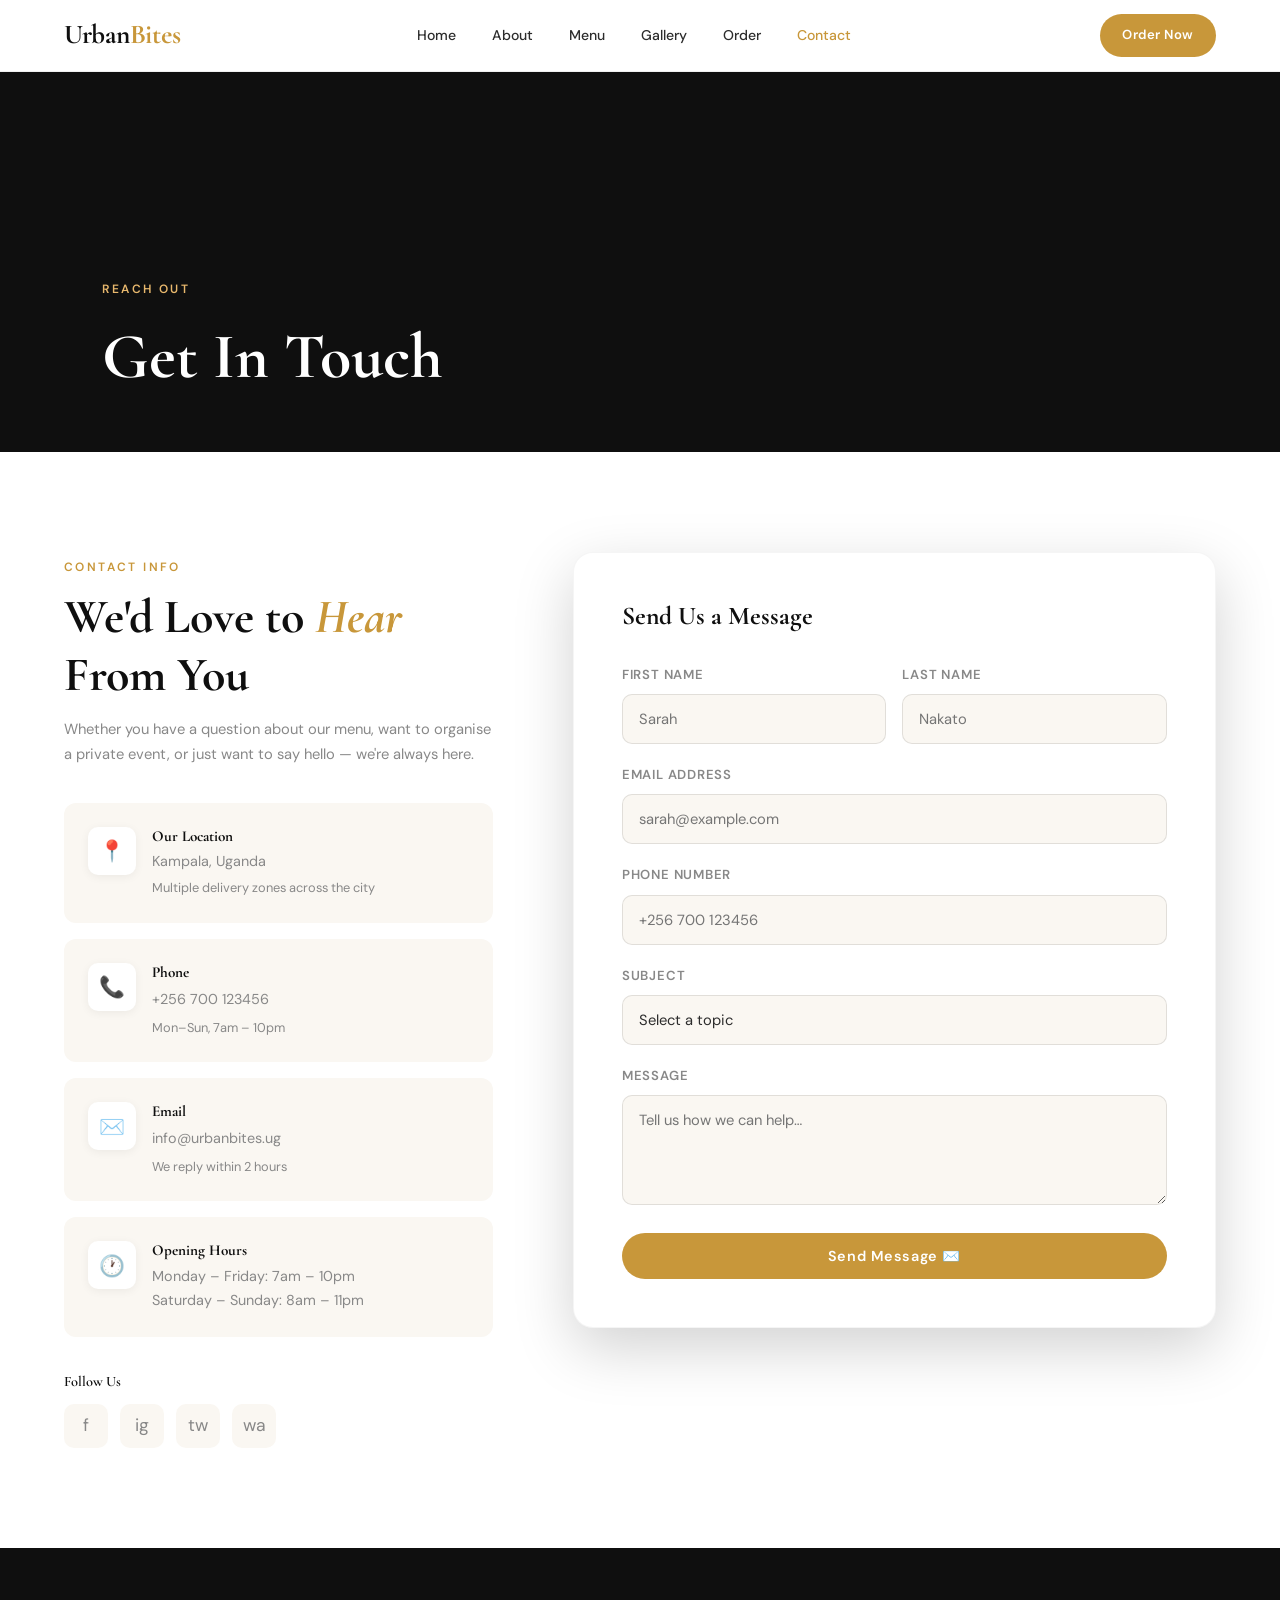
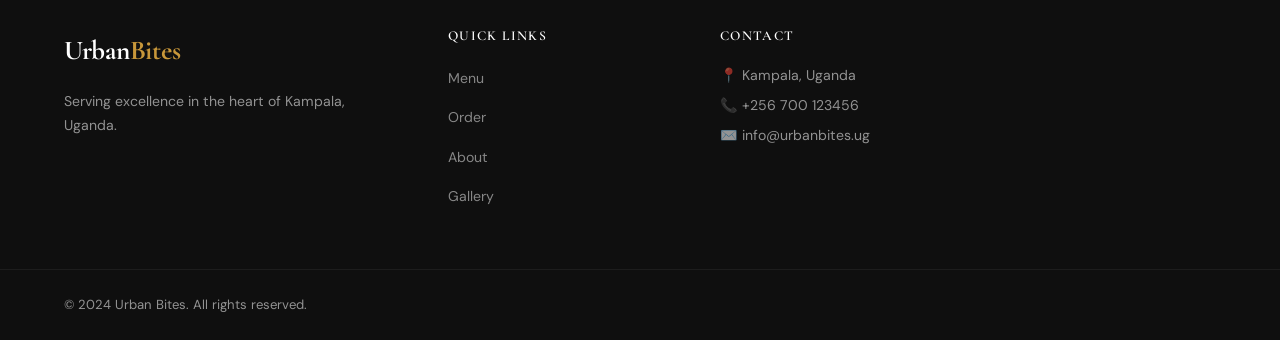
<file: contact.html>
<!DOCTYPE html>
<html lang="en">
<head>
  <meta charset="UTF-8">
  <meta name="viewport" content="width=device-width, initial-scale=1.0">
  <title>Contact Us | Urban Bites</title>
  <link rel="stylesheet" href="style.css">
</head>
<body>

<header class="site-header" id="siteHeader">
  <div class="header-inner">
    <a href="index.html" class="logo">Urban<span>Bites</span></a>
    <nav class="main-nav">
      <a href="index.html">Home</a>
      <a href="about.html">About</a>
      <a href="services.html">Menu</a>
      <a href="gallery.html">Gallery</a>
      <a href="order.html">Order</a>
      <a href="contact.html" class="active">Contact</a>
    </nav>
    <a href="order.html" class="btn btn-gold btn-sm nav-cta">Order Now</a>
    <button class="hamburger" id="hamburger"><span></span><span></span><span></span></button>
  </div>
</header>
<div class="mobile-menu" id="mobileMenu" style="display:none;">
  <a href="index.html">Home</a><a href="about.html">About</a><a href="services.html">Menu</a>
  <a href="gallery.html">Gallery</a><a href="order.html">Order</a><a href="contact.html">Contact</a>
  <a href="order.html" class="btn btn-gold">Order Now</a>
</div>

<div class="page-body">

  <div class="page-hero">
    <div class="page-hero-bg" style="background-image: url('https://images.unsplash.com/photo-1555396273-367ea4eb4db5?w=1400&q=80');"></div>
    <div class="page-hero-content">
      <span class="section-label">Reach Out</span>
      <h1>Get In Touch</h1>
    </div>
  </div>

  <section class="contact-section">
    <div class="container">
      <div class="contact-inner">
        <div>
          <span class="section-label">Contact Info</span>
          <h2 class="section-title" style="margin-bottom:12px;">We'd Love to <em>Hear</em> From You</h2>
          <p style="color:var(--text-muted);margin-bottom:36px;font-size:0.92rem;">Whether you have a question about our menu, want to organise a private event, or just want to say hello — we're always here.</p>

          <div class="contact-cards">
            <div class="contact-card">
              <div class="contact-icon">📍</div>
              <div class="contact-card-text">
                <h4>Our Location</h4>
                <p>Kampala, Uganda</p>
                <p style="font-size:0.8rem;margin-top:4px;">Multiple delivery zones across the city</p>
              </div>
            </div>
            <div class="contact-card">
              <div class="contact-icon">📞</div>
              <div class="contact-card-text">
                <h4>Phone</h4>
                <a href="tel:+256700123456">+256 700 123456</a>
                <p style="font-size:0.8rem;margin-top:4px;">Mon–Sun, 7am – 10pm</p>
              </div>
            </div>
            <div class="contact-card">
              <div class="contact-icon">✉️</div>
              <div class="contact-card-text">
                <h4>Email</h4>
                <a href="mailto:info@urbanbites.ug">info@urbanbites.ug</a>
                <p style="font-size:0.8rem;margin-top:4px;">We reply within 2 hours</p>
              </div>
            </div>
            <div class="contact-card">
              <div class="contact-icon">🕐</div>
              <div class="contact-card-text">
                <h4>Opening Hours</h4>
                <p>Monday – Friday: 7am – 10pm</p>
                <p>Saturday – Sunday: 8am – 11pm</p>
              </div>
            </div>
          </div>

          <div class="social-section">
            <h4>Follow Us</h4>
            <div class="social-links">
              <a href="#" class="social-btn" aria-label="Facebook">f</a>
              <a href="#" class="social-btn" aria-label="Instagram">ig</a>
              <a href="#" class="social-btn" aria-label="Twitter">tw</a>
              <a href="#" class="social-btn" aria-label="WhatsApp">wa</a>
            </div>
          </div>
        </div>

        <!-- FEEDBACK FORM -->
        <div class="order-form-card">
          <h3>Send Us a Message</h3>
          <div id="feedbackSuccess" style="display:none;background:#d4edda;color:#155724;padding:16px 20px;border-radius:10px;margin-bottom:24px;font-size:0.92rem;">
            ✅ Thanks for reaching out! We'll get back to you within 2 hours.
          </div>
          <div class="form-row">
            <div class="form-group">
              <label>First Name</label>
              <input type="text" id="fname" placeholder="Sarah">
            </div>
            <div class="form-group">
              <label>Last Name</label>
              <input type="text" id="lname" placeholder="Nakato">
            </div>
          </div>
          <div class="form-group">
            <label>Email Address</label>
            <input type="email" id="email" placeholder="sarah@example.com">
          </div>
          <div class="form-group">
            <label>Phone Number</label>
            <input type="tel" id="cphone" placeholder="+256 700 123456">
          </div>
          <div class="form-group">
            <label>Subject</label>
            <select id="subject">
              <option value="" disabled selected>Select a topic</option>
              <option>General Enquiry</option>
              <option>Order Issue</option>
              <option>Private Event / Catering</option>
              <option>Feedback</option>
              <option>Partnership</option>
            </select>
          </div>
          <div class="form-group">
            <label>Message</label>
            <textarea id="message" placeholder="Tell us how we can help…"></textarea>
          </div>
          <div class="form-submit">
            <button class="btn btn-gold" type="button" id="sendMsg" style="width:100%;justify-content:center;">
              Send Message ✉️
            </button>
          </div>
        </div>
      </div>
    </div>
  </section>

  <footer class="site-footer">
    <div class="footer-inner">
      <div class="footer-brand">
        <a href="index.html" class="logo">Urban<span>Bites</span></a>
        <p>Serving excellence in the heart of Kampala, Uganda.</p>
      </div>
      <div class="footer-col">
        <h4>Quick Links</h4>
        <ul>
          <li><a href="services.html">Menu</a></li>
          <li><a href="order.html">Order</a></li>
          <li><a href="about.html">About</a></li>
          <li><a href="gallery.html">Gallery</a></li>
        </ul>
      </div>
      <div class="footer-col">
        <h4>Contact</h4>
        <p>📍 Kampala, Uganda</p>
        <p>📞 +256 700 123456</p>
        <p>✉️ info@urbanbites.ug</p>
      </div>
    </div>
    <div class="footer-bottom" style="border-top:1px solid rgba(255,255,255,0.06);margin-top:60px;padding:24px 5%;">
      <p>© 2024 Urban Bites. All rights reserved.</p>
    </div>
  </footer>
</div>

<script>
  const header = document.getElementById('siteHeader');
  window.addEventListener('scroll', () => header.classList.toggle('scrolled', window.scrollY > 40));
  const hamburger = document.getElementById('hamburger');
  const mobileMenu = document.getElementById('mobileMenu');
  hamburger.addEventListener('click', () => {
    const open = mobileMenu.style.display === 'block';
    mobileMenu.style.display = open ? 'none' : 'block';
    hamburger.classList.toggle('open', !open);
  });

  document.getElementById('sendMsg').addEventListener('click', () => {
    const fname = document.getElementById('fname').value;
    const email = document.getElementById('email').value;
    const message = document.getElementById('message').value;
    if (!fname || !email || !message) { alert('Please fill in at least your name, email and message.'); return; }
    document.getElementById('feedbackSuccess').style.display = 'block';
    ['fname','lname','email','cphone','message'].forEach(id => document.getElementById(id).value = '');
    document.getElementById('subject').selectedIndex = 0;
    window.scrollTo({ top: 0, behavior: 'smooth' });
  });
</script>
</body>
</html>
</file>
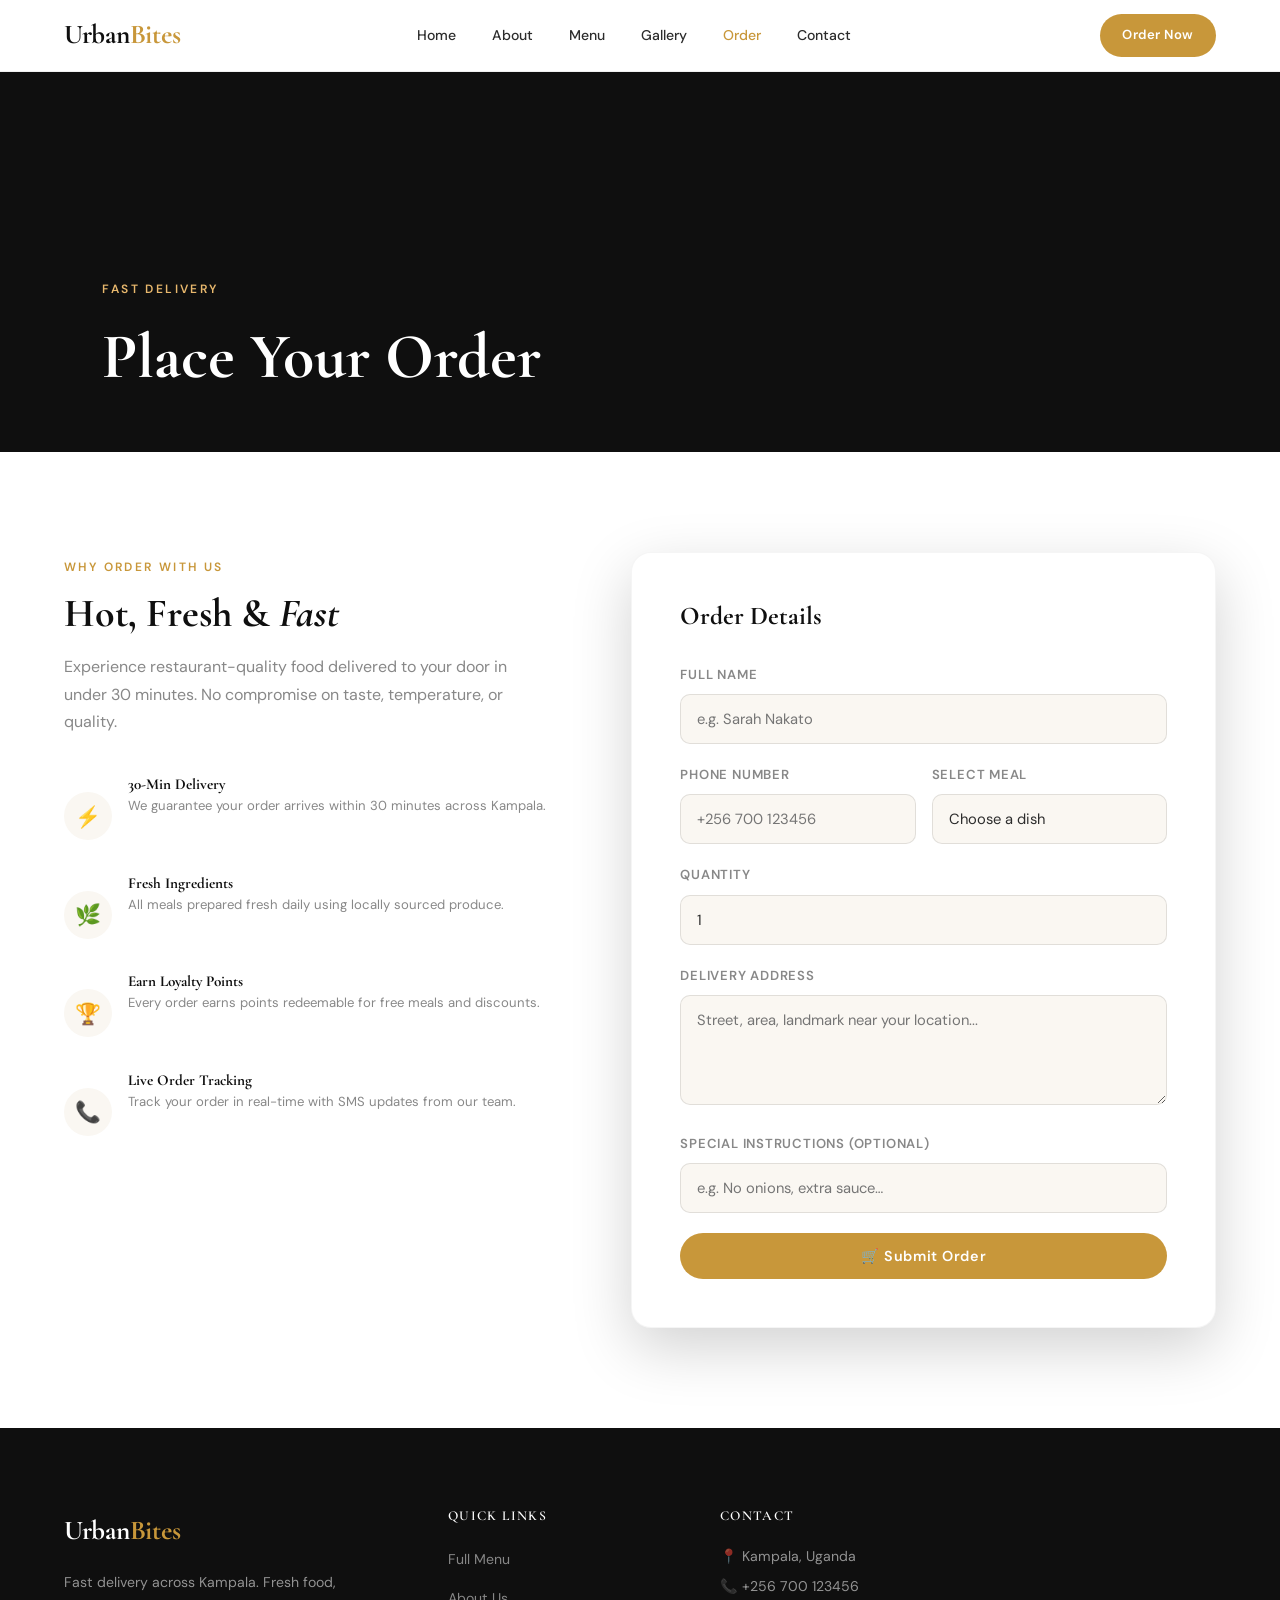
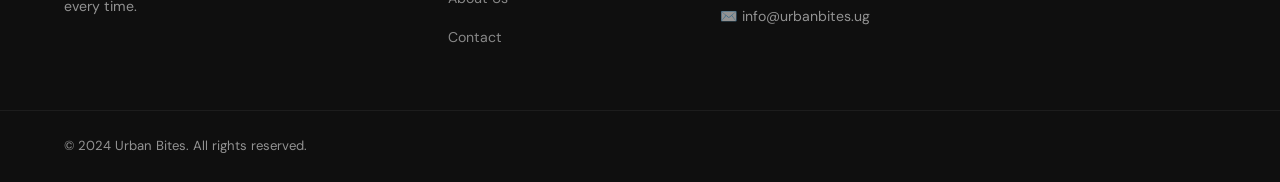
<file: order.html>
<!DOCTYPE html>
<html lang="en">
<head>
  <meta charset="UTF-8">
  <meta name="viewport" content="width=device-width, initial-scale=1.0">
  <title>Order Now | Urban Bites</title>
  <link rel="stylesheet" href="style.css">
</head>
<body>

<header class="site-header" id="siteHeader">
  <div class="header-inner">
    <a href="index.html" class="logo">Urban<span>Bites</span></a>
    <nav class="main-nav">
      <a href="index.html">Home</a>
      <a href="about.html">About</a>
      <a href="services.html">Menu</a>
      <a href="gallery.html">Gallery</a>
      <a href="order.html" class="active">Order</a>
      <a href="contact.html">Contact</a>
    </nav>
    <a href="order.html" class="btn btn-gold btn-sm nav-cta">Order Now</a>
    <button class="hamburger" id="hamburger"><span></span><span></span><span></span></button>
  </div>
</header>
<div class="mobile-menu" id="mobileMenu" style="display:none;">
  <a href="index.html">Home</a><a href="about.html">About</a><a href="services.html">Menu</a>
  <a href="gallery.html">Gallery</a><a href="order.html">Order</a><a href="contact.html">Contact</a>
  <a href="order.html" class="btn btn-gold">Order Now</a>
</div>

<div class="page-body">

  <div class="page-hero">
    <div class="page-hero-bg" style="background-image: url('https://images.unsplash.com/photo-1600891964599-f61ba0e24092?w=1400&q=80');"></div>
    <div class="page-hero-content">
      <span class="section-label">Fast Delivery</span>
      <h1>Place Your Order</h1>
    </div>
  </div>

  <section class="order-section">
    <div class="container">
      <div class="order-inner">
        <div class="order-info">
          <span class="section-label">Why Order With Us</span>
          <h2>Hot, Fresh &amp; <em>Fast</em></h2>
          <p>Experience restaurant-quality food delivered to your door in under 30 minutes. No compromise on taste, temperature, or quality.</p>
          <div class="order-benefits">
            <div class="benefit-item">
              <div class="benefit-icon">⚡</div>
              <div class="benefit-text">
                <h4>30-Min Delivery</h4>
                <p>We guarantee your order arrives within 30 minutes across Kampala.</p>
              </div>
            </div>
            <div class="benefit-item">
              <div class="benefit-icon">🌿</div>
              <div class="benefit-text">
                <h4>Fresh Ingredients</h4>
                <p>All meals prepared fresh daily using locally sourced produce.</p>
              </div>
            </div>
            <div class="benefit-item">
              <div class="benefit-icon">🏆</div>
              <div class="benefit-text">
                <h4>Earn Loyalty Points</h4>
                <p>Every order earns points redeemable for free meals and discounts.</p>
              </div>
            </div>
            <div class="benefit-item">
              <div class="benefit-icon">📞</div>
              <div class="benefit-text">
                <h4>Live Order Tracking</h4>
                <p>Track your order in real-time with SMS updates from our team.</p>
              </div>
            </div>
          </div>
        </div>

        <div class="order-form-card">
          <h3>Order Details</h3>
          <div id="successMsg" style="display:none;background:#d4edda;color:#155724;padding:16px 20px;border-radius:10px;margin-bottom:24px;font-size:0.92rem;">
            ✅ Order placed successfully! We'll call you to confirm within 5 minutes.
          </div>
          <div class="form-group">
            <label>Full Name</label>
            <input type="text" id="name" placeholder="e.g. Sarah Nakato" required>
          </div>
          <div class="form-row">
            <div class="form-group">
              <label>Phone Number</label>
              <input type="tel" id="phone" placeholder="+256 700 123456" required>
            </div>
            <div class="form-group">
              <label>Select Meal</label>
              <select id="meal" required>
                <option value="" disabled selected>Choose a dish</option>
                <option>Urban Signature Burger — UGX 18,000</option>
                <option>Flame-Grilled Peri-Peri — UGX 25,000</option>
                <option>Rolex Special — UGX 8,000</option>
                <option>Garden Fresh Harvest — UGX 12,000</option>
                <option>Fresh Passion Juice — UGX 6,000</option>
                <option>Chocolate Lava Cake — UGX 14,000</option>
              </select>
            </div>
          </div>
          <div class="form-group">
            <label>Quantity</label>
            <input type="number" id="qty" placeholder="1" min="1" max="20" value="1">
          </div>
          <div class="form-group">
            <label>Delivery Address</label>
            <textarea id="address" placeholder="Street, area, landmark near your location..." required></textarea>
          </div>
          <div class="form-group">
            <label>Special Instructions (optional)</label>
            <input type="text" id="notes" placeholder="e.g. No onions, extra sauce…">
          </div>
          <div class="form-submit">
            <button class="btn btn-gold" type="button" id="submitOrder" style="width:100%;justify-content:center;">
              🛒 Submit Order
            </button>
          </div>
        </div>
      </div>
    </div>
  </section>

  <footer class="site-footer">
    <div class="footer-inner">
      <div class="footer-brand">
        <a href="index.html" class="logo">Urban<span>Bites</span></a>
        <p>Fast delivery across Kampala. Fresh food, every time.</p>
      </div>
      <div class="footer-col">
        <h4>Quick Links</h4>
        <ul>
          <li><a href="services.html">Full Menu</a></li>
          <li><a href="about.html">About Us</a></li>
          <li><a href="contact.html">Contact</a></li>
        </ul>
      </div>
      <div class="footer-col">
        <h4>Contact</h4>
        <p>📍 Kampala, Uganda</p>
        <p>📞 +256 700 123456</p>
        <p>✉️ info@urbanbites.ug</p>
      </div>
    </div>
    <div class="footer-bottom" style="border-top:1px solid rgba(255,255,255,0.06);margin-top:60px;padding:24px 5%;">
      <p>© 2024 Urban Bites. All rights reserved.</p>
    </div>
  </footer>
</div>

<script>
  const header = document.getElementById('siteHeader');
  window.addEventListener('scroll', () => header.classList.toggle('scrolled', window.scrollY > 40));
  const hamburger = document.getElementById('hamburger');
  const mobileMenu = document.getElementById('mobileMenu');
  hamburger.addEventListener('click', () => {
    const open = mobileMenu.style.display === 'block';
    mobileMenu.style.display = open ? 'none' : 'block';
    hamburger.classList.toggle('open', !open);
  });

  document.getElementById('submitOrder').addEventListener('click', () => {
    const name = document.getElementById('name').value;
    const phone = document.getElementById('phone').value;
    const meal = document.getElementById('meal').value;
    const address = document.getElementById('address').value;
    if (!name || !phone || !meal || !address) {
      alert('Please fill in all required fields.');
      return;
    }
    document.getElementById('successMsg').style.display = 'block';
    window.scrollTo({ top: document.getElementById('successMsg').getBoundingClientRect().top + window.scrollY - 100, behavior: 'smooth' });
    ['name','phone','meal','address','notes'].forEach(id => {
      const el = document.getElementById(id);
      if (el.tagName === 'SELECT') el.selectedIndex = 0;
      else el.value = '';
    });
    document.getElementById('qty').value = '1';
  });
</script>
</body>
</html>
</file>
<file: style.css>
/* =============================================
   URBAN BITES — Premium Restaurant CSS
   ============================================= */

@import url('https://fonts.googleapis.com/css2?family=Cormorant+Garamond:ital,wght@0,400;0,600;0,700;1,400&family=DM+Sans:wght@300;400;500;600&display=swap');

:root {
  --gold: #c8973a;
  --gold-light: #e8b86d;
  --dark: #0f0f0f;
  --dark-2: #1c1c1c;
  --dark-3: #2a2a2a;
  --cream: #faf7f2;
  --cream-2: #f2ede4;
  --text: #2c2c2c;
  --text-muted: #888;
  --white: #ffffff;
  --radius: 12px;
  --radius-lg: 20px;
  --shadow: 0 8px 40px rgba(0,0,0,0.12);
  --shadow-lg: 0 20px 60px rgba(0,0,0,0.18);
  --transition: all 0.35s cubic-bezier(0.4, 0, 0.2, 1);
  --header-h: 72px;
}

*, *::before, *::after { margin: 0; padding: 0; box-sizing: border-box; }

html { scroll-behavior: smooth; font-size: 16px; }

body {
  font-family: 'DM Sans', sans-serif;
  color: var(--text);
  background: var(--white);
  overflow-x: hidden;
  line-height: 1.7;
}

/* ---- SCROLLBAR ---- */
::-webkit-scrollbar { width: 6px; }
::-webkit-scrollbar-track { background: var(--cream); }
::-webkit-scrollbar-thumb { background: var(--gold); border-radius: 3px; }

/* ---- TYPOGRAPHY ---- */
h1, h2, h3, h4 {
  font-family: 'Cormorant Garamond', serif;
  line-height: 1.2;
}

/* ---- UTILITY ---- */
.container { max-width: 1280px; margin: 0 auto; padding: 0 5%; }
.section-label {
  display: inline-block;
  font-size: 0.75rem;
  font-weight: 600;
  letter-spacing: 0.2em;
  text-transform: uppercase;
  color: var(--gold);
  margin-bottom: 12px;
}
.section-title {
  font-size: clamp(2rem, 4vw, 3rem);
  color: var(--dark);
  margin-bottom: 16px;
}
.section-title em { color: var(--gold); font-style: italic; }
.section-subtitle { color: var(--text-muted); max-width: 560px; font-size: 0.95rem; }
.section-head { margin-bottom: 56px; }
.section-head.centered { text-align: center; }
.section-head.centered .section-subtitle { margin: 0 auto; }

/* ---- BUTTONS ---- */
.btn {
  display: inline-flex;
  align-items: center;
  gap: 8px;
  padding: 14px 32px;
  border-radius: 50px;
  font-family: 'DM Sans', sans-serif;
  font-weight: 600;
  font-size: 0.9rem;
  letter-spacing: 0.04em;
  cursor: pointer;
  border: none;
  text-decoration: none;
  transition: var(--transition);
}
.btn-gold {
  background: var(--gold);
  color: var(--white);
}
.btn-gold:hover {
  background: var(--gold-light);
  transform: translateY(-2px);
  box-shadow: 0 8px 24px rgba(200,151,58,0.35);
}
.btn-outline {
  background: transparent;
  color: var(--white);
  border: 2px solid rgba(255,255,255,0.5);
}
.btn-outline:hover {
  background: var(--white);
  color: var(--dark);
  border-color: var(--white);
}
.btn-dark {
  background: var(--dark);
  color: var(--white);
}
.btn-dark:hover {
  background: var(--dark-3);
  transform: translateY(-2px);
}
.btn-sm { padding: 10px 22px; font-size: 0.82rem; }

/* ================================================
   HEADER & NAVIGATION
   ================================================ */
.site-header {
  position: fixed;
  top: 0;
  width: 100%;
  z-index: 1000;
  height: var(--header-h);
  display: flex;
  align-items: center;
  background: rgba(255,255,255,0.95);
  backdrop-filter: blur(16px);
  -webkit-backdrop-filter: blur(16px);
  border-bottom: 1px solid rgba(0,0,0,0.06);
  transition: var(--transition);
}
.site-header.scrolled {
  box-shadow: 0 4px 20px rgba(0,0,0,0.08);
}
.header-inner {
  display: flex;
  align-items: center;
  justify-content: space-between;
  width: 100%;
  max-width: 1280px;
  margin: 0 auto;
  padding: 0 5%;
}
.logo {
  font-family: 'Cormorant Garamond', serif;
  font-size: 1.7rem;
  font-weight: 700;
  color: var(--dark);
  text-decoration: none;
  letter-spacing: -0.01em;
}
.logo span { color: var(--gold); }

.main-nav { display: flex; align-items: center; gap: 8px; }
.main-nav a {
  color: var(--text);
  text-decoration: none;
  font-size: 0.88rem;
  font-weight: 500;
  padding: 8px 14px;
  border-radius: 8px;
  transition: var(--transition);
}
.main-nav a:hover { color: var(--gold); background: rgba(200,151,58,0.06); }
.main-nav a.active { color: var(--gold); }
.nav-cta { margin-left: 12px; }

.hamburger {
  display: none;
  flex-direction: column;
  gap: 5px;
  cursor: pointer;
  background: none;
  border: none;
  padding: 8px;
}
.hamburger span {
  display: block;
  width: 24px;
  height: 2px;
  background: var(--dark);
  border-radius: 2px;
  transition: var(--transition);
}
.hamburger.open span:nth-child(1) { transform: translateY(7px) rotate(45deg); }
.hamburger.open span:nth-child(2) { opacity: 0; }
.hamburger.open span:nth-child(3) { transform: translateY(-7px) rotate(-45deg); }

.mobile-menu {
  display: none;
  position: fixed;
  top: var(--header-h);
  left: 0;
  width: 100%;
  background: var(--white);
  border-top: 1px solid rgba(0,0,0,0.06);
  padding: 24px 5%;
  z-index: 999;
  box-shadow: var(--shadow-lg);
  animation: slideDown 0.25s ease;
}
@keyframes slideDown {
  from { opacity: 0; transform: translateY(-8px); }
  to { opacity: 1; transform: translateY(0); }
}
.mobile-menu a {
  display: block;
  padding: 14px 0;
  color: var(--text);
  text-decoration: none;
  font-weight: 500;
  font-size: 1rem;
  border-bottom: 1px solid rgba(0,0,0,0.05);
  transition: var(--transition);
}
.mobile-menu a:hover { color: var(--gold); padding-left: 8px; }
.mobile-menu .btn { margin-top: 20px; width: 100%; justify-content: center; }

/* Page offset */
.page-body { padding-top: var(--header-h); }

/* ================================================
   HERO SLIDER
   ================================================ */
.hero-slider {
  position: relative;
  height: calc(100vh - var(--header-h));
  min-height: 520px;
  overflow: hidden;
}
.slide {
  position: absolute;
  inset: 0;
  opacity: 0;
  transition: opacity 0.8s ease;
}
.slide.active { opacity: 1; }
.slide-bg {
  width: 100%;
  height: 100%;
  object-fit: cover;
  background-size: cover;
  background-position: center;
}
.slide-overlay {
  position: absolute;
  inset: 0;
  background: linear-gradient(135deg, rgba(0,0,0,0.65) 0%, rgba(0,0,0,0.25) 60%, transparent 100%);
}
.slide-content {
  position: absolute;
  inset: 0;
  display: flex;
  align-items: center;
  padding: 0 8%;
}
.slide-text { max-width: 620px; color: var(--white); }
.slide-text .tag {
  display: inline-block;
  background: var(--gold);
  color: var(--white);
  padding: 4px 16px;
  border-radius: 50px;
  font-size: 0.75rem;
  font-weight: 600;
  letter-spacing: 0.12em;
  text-transform: uppercase;
  margin-bottom: 20px;
}
.slide-text h2 {
  font-size: clamp(2.4rem, 5.5vw, 4.5rem);
  font-weight: 700;
  line-height: 1.1;
  margin-bottom: 18px;
  color: var(--white);
}
.slide-text h2 em { color: var(--gold-light); font-style: italic; }
.slide-text p {
  font-size: 1.05rem;
  color: rgba(255,255,255,0.85);
  margin-bottom: 32px;
  max-width: 480px;
  line-height: 1.7;
}
.slide-actions { display: flex; gap: 14px; flex-wrap: wrap; }

.slider-controls {
  position: absolute;
  bottom: 36px;
  left: 8%;
  display: flex;
  align-items: center;
  gap: 14px;
}
.slider-dot {
  width: 8px; height: 8px;
  border-radius: 50%;
  background: rgba(255,255,255,0.4);
  border: none;
  cursor: pointer;
  transition: var(--transition);
  padding: 0;
}
.slider-dot.active { background: var(--gold); width: 28px; border-radius: 4px; }

.slider-arrows {
  position: absolute;
  top: 50%;
  transform: translateY(-50%);
  width: 100%;
  display: flex;
  justify-content: space-between;
  padding: 0 24px;
  pointer-events: none;
}
.slider-arrow {
  width: 48px; height: 48px;
  border-radius: 50%;
  background: rgba(255,255,255,0.15);
  border: 1px solid rgba(255,255,255,0.3);
  color: var(--white);
  cursor: pointer;
  pointer-events: all;
  display: flex;
  align-items: center;
  justify-content: center;
  font-size: 1.2rem;
  transition: var(--transition);
  backdrop-filter: blur(8px);
}
.slider-arrow:hover { background: var(--gold); border-color: var(--gold); }

/* ================================================
   QUICK LINKS / ICON NAV
   ================================================ */
.quick-links {
  background: var(--dark);
  padding: 0;
  overflow-x: auto;
  -webkit-overflow-scrolling: touch;
}
.quick-links-inner {
  display: flex;
  justify-content: center;
  gap: 0;
  max-width: 1280px;
  margin: 0 auto;
}
.quick-link-item {
  display: flex;
  flex-direction: column;
  align-items: center;
  gap: 10px;
  padding: 28px 40px;
  color: rgba(255,255,255,0.7);
  text-decoration: none;
  font-size: 0.78rem;
  font-weight: 600;
  letter-spacing: 0.12em;
  text-transform: uppercase;
  border-right: 1px solid rgba(255,255,255,0.06);
  transition: var(--transition);
  white-space: nowrap;
}
.quick-link-item:last-child { border-right: none; }
.quick-link-item:hover { background: rgba(200,151,58,0.12); color: var(--gold); }
.quick-link-item svg { width: 24px; height: 24px; stroke: currentColor; fill: none; stroke-width: 1.5; }

/* ================================================
   FEATURED / PROMO CARDS
   ================================================ */
.promo-section { background: var(--cream); padding: 80px 0; }
.promo-grid {
  display: grid;
  grid-template-columns: repeat(auto-fit, minmax(300px, 1fr));
  gap: 28px;
}
.promo-card {
  position: relative;
  border-radius: var(--radius-lg);
  overflow: hidden;
  aspect-ratio: 4/3;
  cursor: pointer;
  display: block;
  text-decoration: none;
}
.promo-card img {
  width: 100%;
  height: 100%;
  object-fit: cover;
  transition: transform 0.6s ease;
}
.promo-card:hover img { transform: scale(1.06); }
.promo-card-overlay {
  position: absolute;
  inset: 0;
  background: linear-gradient(to top, rgba(0,0,0,0.75) 0%, transparent 55%);
  padding: 28px;
  display: flex;
  flex-direction: column;
  justify-content: flex-end;
}
.promo-badge {
  display: inline-block;
  background: var(--gold);
  color: var(--white);
  padding: 3px 12px;
  border-radius: 50px;
  font-size: 0.7rem;
  font-weight: 700;
  letter-spacing: 0.1em;
  text-transform: uppercase;
  margin-bottom: 10px;
  width: fit-content;
}
.promo-card-overlay h3 {
  color: var(--white);
  font-size: 1.5rem;
  margin-bottom: 6px;
}
.promo-card-overlay p { color: rgba(255,255,255,0.8); font-size: 0.88rem; }

/* ================================================
   MENU CARDS
   ================================================ */
.menu-section { padding: 100px 0; }
.menu-tabs {
  display: flex;
  gap: 8px;
  flex-wrap: wrap;
  margin-bottom: 48px;
}
.menu-tab {
  padding: 10px 22px;
  border-radius: 50px;
  border: 1.5px solid rgba(0,0,0,0.1);
  background: transparent;
  color: var(--text-muted);
  font-family: 'DM Sans', sans-serif;
  font-size: 0.88rem;
  font-weight: 500;
  cursor: pointer;
  transition: var(--transition);
}
.menu-tab.active, .menu-tab:hover {
  border-color: var(--gold);
  color: var(--gold);
  background: rgba(200,151,58,0.06);
}

.menu-grid {
  display: grid;
  grid-template-columns: repeat(auto-fill, minmax(280px, 1fr));
  gap: 28px;
}
.menu-card {
  background: var(--white);
  border-radius: var(--radius-lg);
  overflow: hidden;
  box-shadow: 0 2px 20px rgba(0,0,0,0.06);
  transition: var(--transition);
  border: 1px solid rgba(0,0,0,0.04);
}
.menu-card:hover { transform: translateY(-6px); box-shadow: var(--shadow); }
.menu-card-img {
  position: relative;
  height: 220px;
  overflow: hidden;
}
.menu-card-img img {
  width: 100%;
  height: 100%;
  object-fit: cover;
  transition: transform 0.5s ease;
}
.menu-card:hover .menu-card-img img { transform: scale(1.05); }
.menu-card-badge {
  position: absolute;
  top: 14px;
  left: 14px;
  background: var(--dark);
  color: var(--white);
  padding: 3px 12px;
  border-radius: 50px;
  font-size: 0.7rem;
  font-weight: 600;
  letter-spacing: 0.08em;
  text-transform: uppercase;
}
.menu-card-badge.hot { background: #e63946; }
.menu-card-badge.new { background: var(--gold); }
.menu-card-body { padding: 20px 22px; }
.menu-card-body h3 { font-size: 1.15rem; margin-bottom: 6px; color: var(--dark); }
.menu-card-body p { font-size: 0.85rem; color: var(--text-muted); margin-bottom: 16px; line-height: 1.5; }
.menu-card-footer {
  display: flex;
  align-items: center;
  justify-content: space-between;
}
.price { font-family: 'Cormorant Garamond', serif; font-size: 1.3rem; font-weight: 700; color: var(--gold); }
.add-btn {
  width: 38px; height: 38px;
  border-radius: 50%;
  background: var(--dark);
  border: none;
  color: var(--white);
  font-size: 1.3rem;
  cursor: pointer;
  display: flex;
  align-items: center;
  justify-content: center;
  transition: var(--transition);
  text-decoration: none;
}
.add-btn:hover { background: var(--gold); transform: scale(1.1); }

/* ================================================
   REWARDS / LOYALTY
   ================================================ */
.rewards-section {
  background: var(--dark);
  padding: 100px 0;
  position: relative;
  overflow: hidden;
}
.rewards-section::before {
  content: '';
  position: absolute;
  top: -40%;
  right: -10%;
  width: 500px; height: 500px;
  border-radius: 50%;
  background: radial-gradient(circle, rgba(200,151,58,0.12) 0%, transparent 70%);
  pointer-events: none;
}
.rewards-inner {
  display: grid;
  grid-template-columns: 1fr 1fr;
  gap: 80px;
  align-items: center;
}
.rewards-text .section-label { color: var(--gold); }
.rewards-text .section-title { color: var(--white); }
.rewards-text .section-subtitle { color: rgba(255,255,255,0.55); }
.rewards-steps { margin-top: 40px; display: flex; flex-direction: column; gap: 24px; }
.step {
  display: flex;
  gap: 20px;
  align-items: flex-start;
}
.step-num {
  width: 44px; height: 44px;
  border-radius: 50%;
  border: 1.5px solid var(--gold);
  color: var(--gold);
  font-family: 'Cormorant Garamond', serif;
  font-size: 1.1rem;
  font-weight: 700;
  display: flex;
  align-items: center;
  justify-content: center;
  flex-shrink: 0;
}
.step-text h4 { color: var(--white); font-size: 1rem; margin-bottom: 4px; }
.step-text p { color: rgba(255,255,255,0.5); font-size: 0.85rem; }

.rewards-card-wrap { display: flex; justify-content: center; }
.loyalty-card {
  background: linear-gradient(135deg, var(--gold) 0%, #a07020 100%);
  border-radius: 24px;
  padding: 40px;
  width: 100%;
  max-width: 380px;
  color: var(--white);
  box-shadow: 0 30px 60px rgba(200,151,58,0.3);
  position: relative;
  overflow: hidden;
}
.loyalty-card::after {
  content: '';
  position: absolute;
  top: -30px; right: -30px;
  width: 180px; height: 180px;
  border-radius: 50%;
  background: rgba(255,255,255,0.08);
}
.loyalty-card-top { display: flex; justify-content: space-between; align-items: flex-start; margin-bottom: 40px; }
.loyalty-card-logo { font-family: 'Cormorant Garamond', serif; font-size: 1.4rem; font-weight: 700; }
.loyalty-chip {
  width: 44px; height: 32px;
  background: rgba(255,255,255,0.25);
  border-radius: 6px;
}
.loyalty-points { margin-bottom: 28px; }
.loyalty-points .label { font-size: 0.75rem; opacity: 0.75; letter-spacing: 0.1em; text-transform: uppercase; }
.loyalty-points .value { font-family: 'Cormorant Garamond', serif; font-size: 3rem; font-weight: 700; line-height: 1; }
.progress-bar { height: 6px; background: rgba(255,255,255,0.25); border-radius: 3px; overflow: hidden; margin-top: 12px; }
.progress-fill { height: 100%; background: var(--white); border-radius: 3px; width: 32%; transition: width 1s ease; }
.progress-label { display: flex; justify-content: space-between; font-size: 0.75rem; opacity: 0.75; margin-top: 6px; }
.loyalty-card-footer { display: flex; justify-content: space-between; align-items: flex-end; }
.card-name { font-size: 0.85rem; opacity: 0.8; }
.card-tier { font-family: 'Cormorant Garamond', serif; font-size: 1.1rem; font-weight: 700; text-align: right; }

/* ================================================
   ABOUT HERO
   ================================================ */
.page-hero {
  height: 380px;
  background: var(--dark);
  display: flex;
  align-items: flex-end;
  position: relative;
  overflow: hidden;
}
.page-hero-bg {
  position: absolute;
  inset: 0;
  background-size: cover;
  background-position: center;
  opacity: 0.35;
}
.page-hero-content {
  position: relative;
  padding: 0 8% 56px;
}
.page-hero-content .section-label { color: var(--gold-light); }
.page-hero-content h1 {
  font-size: clamp(2.5rem, 5vw, 4rem);
  color: var(--white);
  margin-top: 8px;
}

/* ================================================
   ABOUT SPLIT
   ================================================ */
.about-split {
  display: grid;
  grid-template-columns: 1fr 1fr;
  gap: 80px;
  align-items: center;
  padding: 100px 0;
}
.about-img-wrap { position: relative; }
.about-img-wrap img {
  width: 100%;
  border-radius: var(--radius-lg);
  object-fit: cover;
  aspect-ratio: 4/5;
}
.about-img-badge {
  position: absolute;
  bottom: 32px; right: -28px;
  background: var(--gold);
  color: var(--white);
  border-radius: var(--radius);
  padding: 22px 28px;
  box-shadow: var(--shadow-lg);
  text-align: center;
}
.about-img-badge .num { font-family: 'Cormorant Garamond', serif; font-size: 2.5rem; font-weight: 700; line-height: 1; }
.about-img-badge .label { font-size: 0.75rem; letter-spacing: 0.1em; text-transform: uppercase; opacity: 0.85; }

.about-values { margin-top: 40px; display: grid; grid-template-columns: 1fr 1fr; gap: 20px; }
.value-item { padding: 20px; background: var(--cream); border-radius: var(--radius); }
.value-item h4 { font-size: 1rem; margin-bottom: 6px; color: var(--dark); }
.value-item p { font-size: 0.82rem; color: var(--text-muted); }

/* ================================================
   GALLERY GRID
   ================================================ */
.gallery-section { padding: 100px 0; background: var(--cream); }
.gallery-masonry {
  columns: 3;
  column-gap: 16px;
}
.gallery-item {
  break-inside: avoid;
  margin-bottom: 16px;
  border-radius: var(--radius);
  overflow: hidden;
  position: relative;
  cursor: pointer;
}
.gallery-item img {
  width: 100%;
  display: block;
  transition: transform 0.5s ease;
}
.gallery-item:hover img { transform: scale(1.05); }
.gallery-item-overlay {
  position: absolute;
  inset: 0;
  background: rgba(200,151,58,0.7);
  opacity: 0;
  display: flex;
  align-items: center;
  justify-content: center;
  transition: var(--transition);
  font-size: 2rem;
  color: var(--white);
}
.gallery-item:hover .gallery-item-overlay { opacity: 1; }

/* ================================================
   ORDER FORM
   ================================================ */
.order-section { padding: 100px 0; }
.order-inner {
  display: grid;
  grid-template-columns: 1fr 1.2fr;
  gap: 80px;
  align-items: start;
}
.order-info h2 { font-size: 2.5rem; color: var(--dark); margin-bottom: 16px; }
.order-info p { color: var(--text-muted); margin-bottom: 40px; }
.order-benefits { display: flex; flex-direction: column; gap: 16px; }
.benefit-item { display: flex; gap: 16px; align-items: center; }
.benefit-icon {
  width: 48px; height: 48px;
  border-radius: 50%;
  background: var(--cream);
  display: flex;
  align-items: center;
  justify-content: center;
  font-size: 1.3rem;
  flex-shrink: 0;
}
.benefit-text h4 { font-size: 0.95rem; color: var(--dark); margin-bottom: 2px; }
.benefit-text p { font-size: 0.82rem; color: var(--text-muted); }

.order-form-card {
  background: var(--white);
  border-radius: var(--radius-lg);
  padding: 48px;
  box-shadow: var(--shadow-lg);
  border: 1px solid rgba(0,0,0,0.04);
}
.order-form-card h3 { font-size: 1.6rem; margin-bottom: 32px; color: var(--dark); }
.form-group { margin-bottom: 20px; }
.form-group label {
  display: block;
  font-size: 0.82rem;
  font-weight: 600;
  color: var(--text-muted);
  letter-spacing: 0.06em;
  text-transform: uppercase;
  margin-bottom: 8px;
}
.form-group input,
.form-group select,
.form-group textarea {
  width: 100%;
  padding: 14px 16px;
  border: 1.5px solid rgba(0,0,0,0.1);
  border-radius: 10px;
  font-family: 'DM Sans', sans-serif;
  font-size: 0.92rem;
  color: var(--text);
  background: var(--cream);
  transition: var(--transition);
  appearance: none;
}
.form-group input:focus,
.form-group select:focus,
.form-group textarea:focus {
  outline: none;
  border-color: var(--gold);
  background: var(--white);
  box-shadow: 0 0 0 3px rgba(200,151,58,0.1);
}
.form-group textarea { resize: vertical; min-height: 110px; }
.form-row { display: grid; grid-template-columns: 1fr 1fr; gap: 16px; }
.form-submit { margin-top: 8px; }
.form-submit .btn { width: 100%; justify-content: center; }

/* ================================================
   CONTACT
   ================================================ */
.contact-section { padding: 100px 0; }
.contact-inner {
  display: grid;
  grid-template-columns: 1fr 1.5fr;
  gap: 80px;
  align-items: start;
}
.contact-cards { display: flex; flex-direction: column; gap: 16px; }
.contact-card {
  background: var(--cream);
  border-radius: var(--radius);
  padding: 24px;
  display: flex;
  gap: 16px;
  align-items: flex-start;
  transition: var(--transition);
}
.contact-card:hover { background: var(--cream-2); transform: translateX(4px); }
.contact-icon {
  width: 48px; height: 48px;
  background: var(--white);
  border-radius: 10px;
  display: flex;
  align-items: center;
  justify-content: center;
  font-size: 1.3rem;
  box-shadow: 0 2px 10px rgba(0,0,0,0.06);
  flex-shrink: 0;
}
.contact-card-text h4 { font-size: 0.95rem; color: var(--dark); margin-bottom: 4px; }
.contact-card-text p, .contact-card-text a {
  font-size: 0.9rem;
  color: var(--text-muted);
  text-decoration: none;
}
.contact-card-text a:hover { color: var(--gold); }

.social-section { margin-top: 36px; }
.social-section h4 { font-size: 0.9rem; color: var(--dark); margin-bottom: 14px; font-weight: 600; }
.social-links { display: flex; gap: 12px; }
.social-btn {
  width: 44px; height: 44px;
  border-radius: 10px;
  background: var(--cream);
  display: flex;
  align-items: center;
  justify-content: center;
  font-size: 1.1rem;
  color: var(--text-muted);
  text-decoration: none;
  transition: var(--transition);
}
.social-btn:hover { background: var(--gold); color: var(--white); transform: translateY(-3px); }

.contact-map {
  border-radius: var(--radius-lg);
  overflow: hidden;
  height: 460px;
  background: var(--cream);
  display: flex;
  align-items: center;
  justify-content: center;
  position: relative;
}
.map-placeholder {
  text-align: center;
  color: var(--text-muted);
}
.map-placeholder .icon { font-size: 3rem; margin-bottom: 12px; }
.map-placeholder p { font-size: 0.9rem; }

/* ================================================
   FULL MENU TABLE
   ================================================ */
.menu-table-section { padding: 60px 0 100px; background: var(--cream); }
.menu-table {
  width: 100%;
  border-collapse: collapse;
  background: var(--white);
  border-radius: var(--radius-lg);
  overflow: hidden;
  box-shadow: 0 2px 20px rgba(0,0,0,0.06);
}
.menu-table thead { background: var(--dark); }
.menu-table thead th {
  color: var(--white);
  padding: 18px 24px;
  text-align: left;
  font-size: 0.8rem;
  font-weight: 600;
  letter-spacing: 0.1em;
  text-transform: uppercase;
}
.menu-table tbody tr {
  border-bottom: 1px solid rgba(0,0,0,0.04);
  transition: var(--transition);
}
.menu-table tbody tr:hover { background: var(--cream); }
.menu-table td { padding: 16px 24px; font-size: 0.92rem; color: var(--text); }
.menu-table td:last-child { color: var(--gold); font-weight: 700; font-family: 'Cormorant Garamond', serif; font-size: 1.1rem; }

/* ================================================
   FOOTER
   ================================================ */
.site-footer {
  background: var(--dark);
  padding: 80px 0 0;
  color: rgba(255,255,255,0.55);
}
.footer-inner {
  display: grid;
  grid-template-columns: 1.5fr 1fr 1fr 1fr;
  gap: 48px;
  max-width: 1280px;
  margin: 0 auto;
  padding: 0 5%;
}
.footer-brand .logo { color: var(--white); display: block; margin-bottom: 16px; }
.footer-brand p { font-size: 0.88rem; line-height: 1.7; max-width: 300px; }
.footer-col h4 {
  color: var(--white);
  font-size: 0.85rem;
  font-weight: 600;
  letter-spacing: 0.1em;
  text-transform: uppercase;
  margin-bottom: 20px;
}
.footer-col ul { list-style: none; display: flex; flex-direction: column; gap: 12px; }
.footer-col ul li a {
  color: rgba(255,255,255,0.5);
  text-decoration: none;
  font-size: 0.88rem;
  transition: var(--transition);
}
.footer-col ul li a:hover { color: var(--gold); padding-left: 4px; }
.footer-col p { font-size: 0.88rem; margin-bottom: 6px; }

.footer-bottom {
  border-top: 1px solid rgba(255,255,255,0.06);
  margin-top: 60px;
  padding: 24px 5%;
  display: flex;
  justify-content: space-between;
  align-items: center;
  max-width: 1280px;
  margin-left: auto;
  margin-right: auto;
}
.footer-bottom p { font-size: 0.82rem; }
.footer-bottom-links { display: flex; gap: 24px; }
.footer-bottom-links a { color: rgba(255,255,255,0.4); text-decoration: none; font-size: 0.82rem; transition: var(--transition); }
.footer-bottom-links a:hover { color: var(--gold); }

/* ================================================
   SUBSCRIBE STRIP
   ================================================ */
.subscribe-strip {
  background: var(--gold);
  padding: 48px 5%;
  display: flex;
  align-items: center;
  justify-content: space-between;
  gap: 32px;
  flex-wrap: wrap;
}
.subscribe-text h3 { font-size: 1.4rem; color: var(--white); margin-bottom: 4px; }
.subscribe-text p { color: rgba(255,255,255,0.8); font-size: 0.88rem; }
.subscribe-form { display: flex; gap: 10px; flex: 1; max-width: 480px; }
.subscribe-form input {
  flex: 1;
  padding: 13px 18px;
  border: none;
  border-radius: 50px;
  font-family: 'DM Sans', sans-serif;
  font-size: 0.9rem;
  outline: none;
}
.subscribe-form button {
  padding: 13px 28px;
  background: var(--dark);
  color: var(--white);
  border: none;
  border-radius: 50px;
  font-family: 'DM Sans', sans-serif;
  font-size: 0.88rem;
  font-weight: 600;
  cursor: pointer;
  transition: var(--transition);
  white-space: nowrap;
}
.subscribe-form button:hover { background: var(--dark-3); }

/* ================================================
   ANIMATIONS
   ================================================ */
@keyframes fadeUp {
  from { opacity: 0; transform: translateY(24px); }
  to { opacity: 1; transform: translateY(0); }
}
.animate { animation: fadeUp 0.6s ease both; }
.delay-1 { animation-delay: 0.1s; }
.delay-2 { animation-delay: 0.2s; }
.delay-3 { animation-delay: 0.3s; }

/* ================================================
   RESPONSIVE
   ================================================ */
@media (max-width: 1100px) {
  .footer-inner { grid-template-columns: 1fr 1fr; }
  .rewards-inner { gap: 48px; }
}

@media (max-width: 960px) {
  .about-split { grid-template-columns: 1fr; gap: 48px; }
  .about-img-badge { right: 16px; }
  .order-inner { grid-template-columns: 1fr; gap: 48px; }
  .contact-inner { grid-template-columns: 1fr; }
  .rewards-inner { grid-template-columns: 1fr; }
  .rewards-card-wrap { margin-top: 32px; }
  .gallery-masonry { columns: 2; }
}

@media (max-width: 768px) {
  .main-nav, .nav-cta { display: none; }
  .hamburger { display: flex; }
  .quick-links-inner { justify-content: flex-start; }
  .quick-link-item { padding: 20px 24px; }
  .footer-inner { grid-template-columns: 1fr; gap: 32px; }
  .footer-bottom { flex-direction: column; gap: 12px; text-align: center; }
  .subscribe-strip { flex-direction: column; text-align: center; }
  .subscribe-form { width: 100%; max-width: 100%; }
  .form-row { grid-template-columns: 1fr; }
  .order-form-card { padding: 28px 24px; }
  .about-values { grid-template-columns: 1fr; }
}

@media (max-width: 560px) {
  .gallery-masonry { columns: 1; }
  .slide-actions { flex-direction: column; }
  .slide-actions .btn { width: 100%; text-align: center; justify-content: center; }
  .promo-grid { grid-template-columns: 1fr; }
}
</file>
